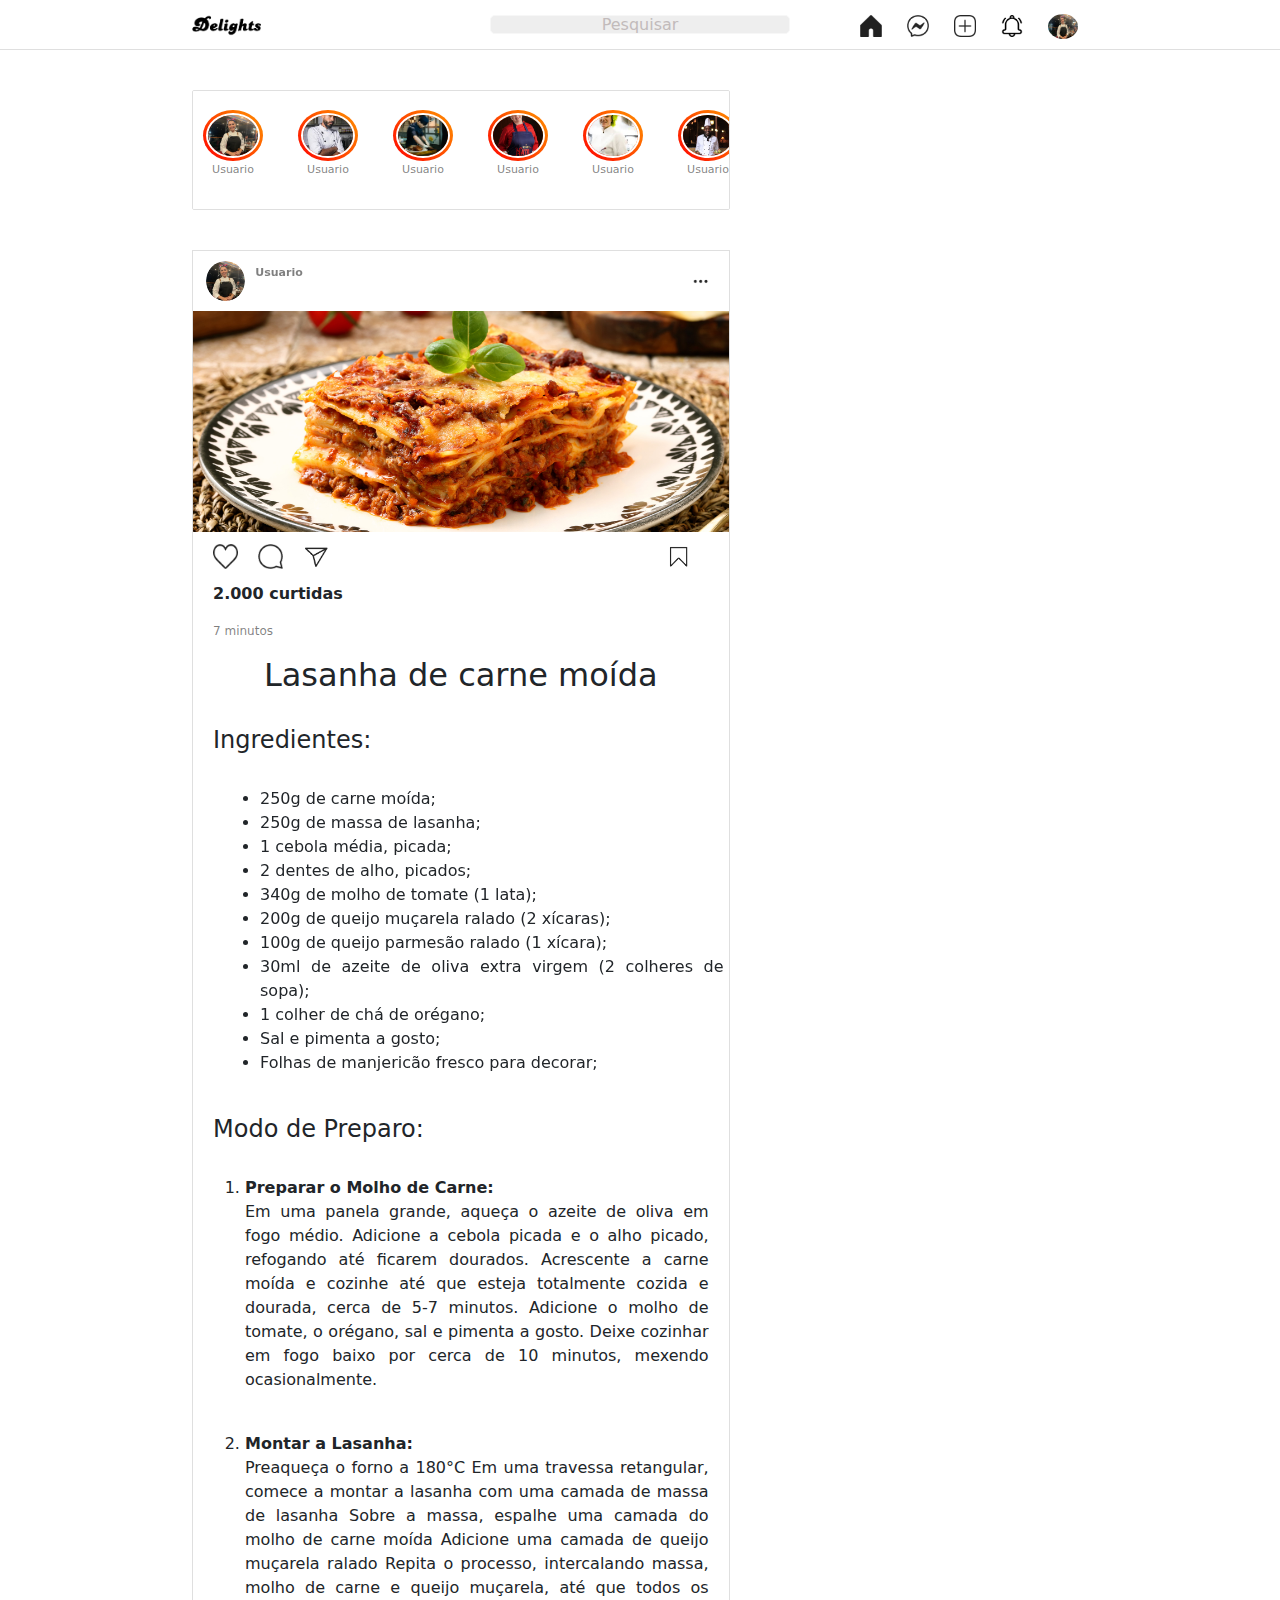
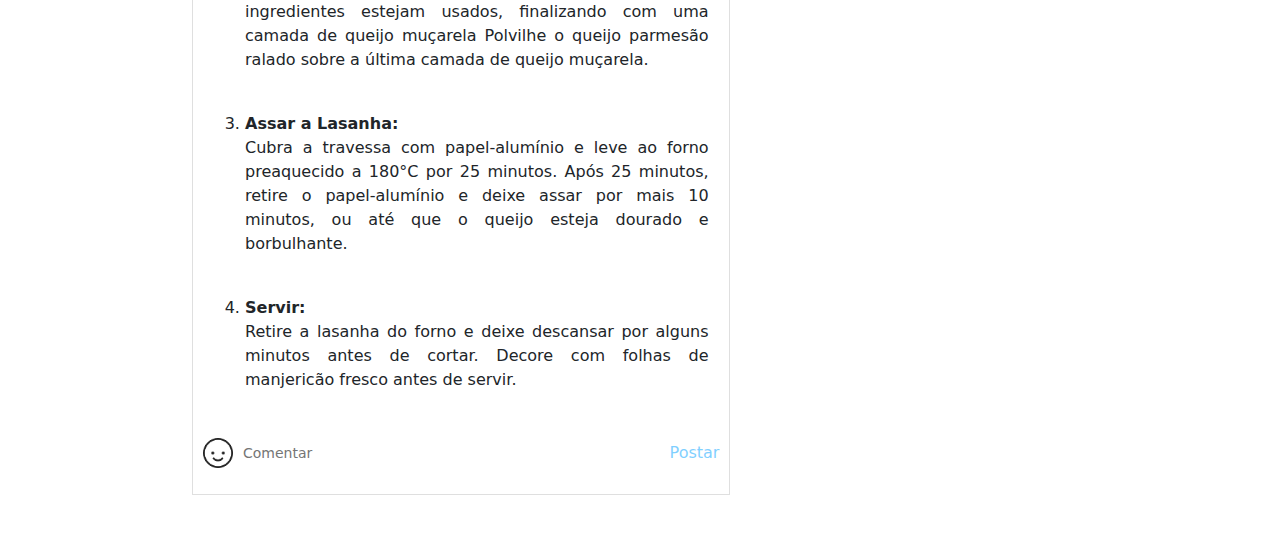
<file: index.html>
<!DOCTYPE html>
<html lang="pt-br">
<head>
    <meta charset="UTF-8">
    <meta name="viewport" content="width=device-width, initial-scale=1.0">
    <title>Deliths</title>
    <link rel="stylesheet" href="css/estilo.css">
    <link rel="shortcut icon" href="img/1-removebg-preview (2).png" type="image/x-icon">
    <link href="https://cdn.jsdelivr.net/npm/bootstrap@5.3.3/dist/css/bootstrap.min.css" rel="stylesheet" integrity="sha384-QWTKZyjpPEjISv5WaRU9OFeRpok6YctnYmDr5pNlyT2bRjXh0JMhjY6hW+ALEwIH" crossorigin="anonymous">
</head>
<body>
    <!--inicio menu-->
    <nav class="menu_1">
        <div class="menu_liks">
            <img src="img/Delights_logo.png" alt="" class="logo" >
            <input type="text" name="ms" class="busca" placeholder="Pesquisar">
            
            <!--inicio icones-->
            <div class="menu_icons">
                <a href="index.html"><img src="img/inicio.PNG" alt="" class="icones"></a>
                <img src="img/chat.png" alt="" class="icones">
                <img src="img/add.png" alt="" class="icones">
                <img src="img/notificacao.png" alt="" class="icones">
                <div class="btn-group">
                <img src="img/ussuario.jpg" alt="" class="icones perfil_usuario" data-bs-toggle="dropdown" aria-expanded="false">
                    <ul class="dropdown-menu">
                        <li><a class="dropdown-item" href="#">Perfil</a></li>
                        <li><a class="dropdown-item" href="#">Configurações</a></li>
                        <li><hr class="dropdown-divider"></li>
                        <li><a class="dropdown-item" href="tela_login.html">Sair</a></li>
                    </ul>
                </div>
            </div>
            <!--fim icones-->
        </div>
    </nav>
    <!--Fim menu-->

    <!--conteudo-->
    <section class="corpo_principal">
        <div class="conteudo">
            <!--inicio barra esquerda-->
            <div class="coluna_esquerda">
                <!--status inicio-->
                <div class="status">
                     <div class="item_destaque">
                        <divi class="mini_perfil">
                            <img src="img/ussuario.jpg" alt="">
                        </divi>
                        <p class="nome_usuario">
                            Usuario
                        </p>
                     </div>

                     <div class="item_destaque">
                        <divi class="mini_perfil">
                            <img src="img/foto-1.png" alt="">
                        </divi>
                        <p class="nome_usuario">
                            Usuario
                        </p>
                     </div>

                     <div class="item_destaque">
                        <divi class="mini_perfil">
                            <img src="img/foto-2.png" alt="">
                        </divi>
                        <p class="nome_usuario">
                            Usuario
                        </p>
                     </div>
                

                     <div class="item_destaque">
                        <divi class="mini_perfil">
                            <img src="img/foto-3.png" alt="">
                        </divi>
                        <p class="nome_usuario">
                            Usuario
                        </p>
                     </div>
                

                     <div class="item_destaque">
                        <divi class="mini_perfil">
                            <img src="img/foto-4.png" alt="">
                        </divi>
                        <p class="nome_usuario">
                            Usuario
                        </p>
                     </div>

                     <div class="item_destaque">
                        <divi class="mini_perfil">
                            <img src="img/foto-5.png" alt="">
                        </divi>
                        <p class="nome_usuario">
                            Usuario
                        </p>
                     </div>

                     <div class="item_destaque">
                        <divi class="mini_perfil">
                            <img src="img/foto-6.png" alt="">
                        </divi>
                        <p class="nome_usuario">
                            Usuario
                        </p>
                     </div>

                     <div class="item_destaque">
                        <divi class="mini_perfil">
                            <img src="img/foto-7.png" alt="">
                        </divi>
                        <p class="nome_usuario">
                            Usuario
                        </p>
                     </div>
                </div>
                <!--status fim-->
                <!--inicio postagem-->
                <div class="postagem">
                    <!--informaçoes de usuario-->
                    <div class="informacoes">
                    <!--usuario-->
                    <div class="usuario">
                        <div class="mini_perfil">
                            <img src="img/ussuario.jpg" alt="">
                        </div>
                        <p class="nome_usuario">
                            Usuario
                        </p>

                    </div>
                    <!--fim perfil usuario -->
                    <div class="btn-group"> 
                        <img src="img/op.png" alt="" class="opcoes" data-bs-toggle="dropdown" aria-expanded="false">
                        <ul class="dropdown-menu">
                            <li><a class="dropdown-item" href="#">Editar</a></li>
                            <li><a class="dropdown-item" href="#">Ocultar</a></li>
                            <li><hr class="dropdown-divider"></li>
                            <li><a class="dropdown-item" href="#">Excluir</a></li>
                        </ul>
                    </div>    
                    </div>
                    <!--fim informacoes usuario-->
                    <!--inicio postagem user-->
                    <img src="img/postagem-1.jpg" alt="" class="capa_post">
                    <div class="contedo_postage">
                        <!--inicio reaçoes-->
                        <div class="reacoes_icons">
                            <img src="img/curtir.png" alt="" class="icones">
                            <img src="img/comentario.png" alt="" class="icones">
                            <img src="img/enviar.png" alt="" class="icones">
                            <img src="img/salvar.png" alt="" class="icones salvar">
                        </div>
                        <!--fim reações-->
                        <p class="curtidas" >2.000 curtidas</p>
                        <p class="tempo_post">7 minutos</p>
                        <p class="descricao">
                            <h2 class="titutlo_post">Lasanha de carne moída</h2>
                            <br>
                            <div class="receita">
                            <h4>Ingredientes:</h4>
                            <br>
                            <ul>
                                <li>250g de carne moída;</li>
                                <li>250g de massa de lasanha;</li>
                                <li>1 cebola média, picada;</li>
                                <li>2 dentes de alho, picados;</li>
                                <li>340g de molho de tomate (1 lata);</li>
                                <li>200g de queijo muçarela ralado (2 xícaras);</li>
                                <li>100g de queijo parmesão ralado (1 xícara);</li>
                                <li>30ml de azeite de oliva extra virgem (2 colheres de sopa);</li>
                                <li>1 colher de chá de orégano;</li>
                                <li>Sal e pimenta a gosto;</li>
                                <li>Folhas de manjericão fresco para decorar;</li>
                            </ul>
                            <br>
                            <h4>Modo de Preparo:</h4>
                            <br>
                                <ol>
                                    <li><b> Preparar o Molho de Carne: </b></li>
                                    <p>Em uma panela grande, aqueça o azeite de oliva em fogo médio.
                                        Adicione a cebola picada e o alho picado, refogando até ficarem dourados.
                                        Acrescente a carne moída e cozinhe até que esteja totalmente cozida e dourada, cerca de 5-7 minutos.
                                        Adicione o molho de tomate, o orégano, sal e pimenta a gosto.
                                        Deixe cozinhar em fogo baixo por cerca de 10 minutos, mexendo ocasionalmente.
                                    </p>
                                    <br>
                                    <li><b>Montar a Lasanha:</b></li>
                                    <p>
                                        Preaqueça o forno a 180°C
                                        Em uma travessa retangular, comece a montar a lasanha com uma camada de massa de lasanha
                                        Sobre a massa, espalhe uma camada do molho de carne moída
                                        Adicione uma camada de queijo muçarela ralado
                                        Repita o processo, intercalando massa, molho de carne e queijo muçarela, até que todos os ingredientes estejam usados, finalizando com uma camada de queijo muçarela
                                        Polvilhe o queijo parmesão ralado sobre a última camada de queijo muçarela.
                                    </p>
                                    <br>
                                    <li><b>Assar a Lasanha:</b></li>
                                    <p>
                                        Cubra a travessa com papel-alumínio e leve ao forno preaquecido a 180°C por 25 minutos.
                                        Após 25 minutos, retire o papel-alumínio e deixe assar por mais 10 minutos, ou até que o queijo esteja dourado e borbulhante.
                                    </p>
                                    <br>
                                    <li><b>Servir:</b></li>
                                    <p>
                                        Retire a lasanha do forno e deixe descansar por alguns minutos antes de cortar.
                                        Decore com folhas de manjericão fresco antes de servir.
                                    </p>
                                    
                                </ol>
                            </div>
                            
                        </p>
                    </div>
                    <!--fim postagem user-->

                    <!--inicio comentario-->
                    <form action="" id="formPost" autocomplete="off">
                        <div class="comentario_post">
                            <img src="img/sorriso.png" alt="" class="icones">
                            <input type="text" class="comentario_msg" id="text" name="msg" placeholder="Comentar">
                            <button type="submit" class="comentari_btn">Postar</button>
                            <br>
                        </div>
                    </form>
                    <div class="comentario">
                        <p id="paragrafo"></p>
                    </div>
                    <!--fim comentatio-->
                </div>
                <!--fim postagem-->

            </div>
            <!--fim barra esquerda-->
            <!--inicio barra direita-->
            <div class="coluna_direita">
               
            </div>
        </div>

    </section>

    <script type="module" src="js/script.js"></script>

    <script src="https://cdn.jsdelivr.net/npm/bootstrap@5.3.3/dist/js/bootstrap.bundle.min.js" integrity="sha384-YvpcrYf0tY3lHB60NNkmXc5s9fDVZLESaAA55NDzOxhy9GkcIdslK1eN7N6jIeHz" crossorigin="anonymous"></script>
</body>
</html>
</file>
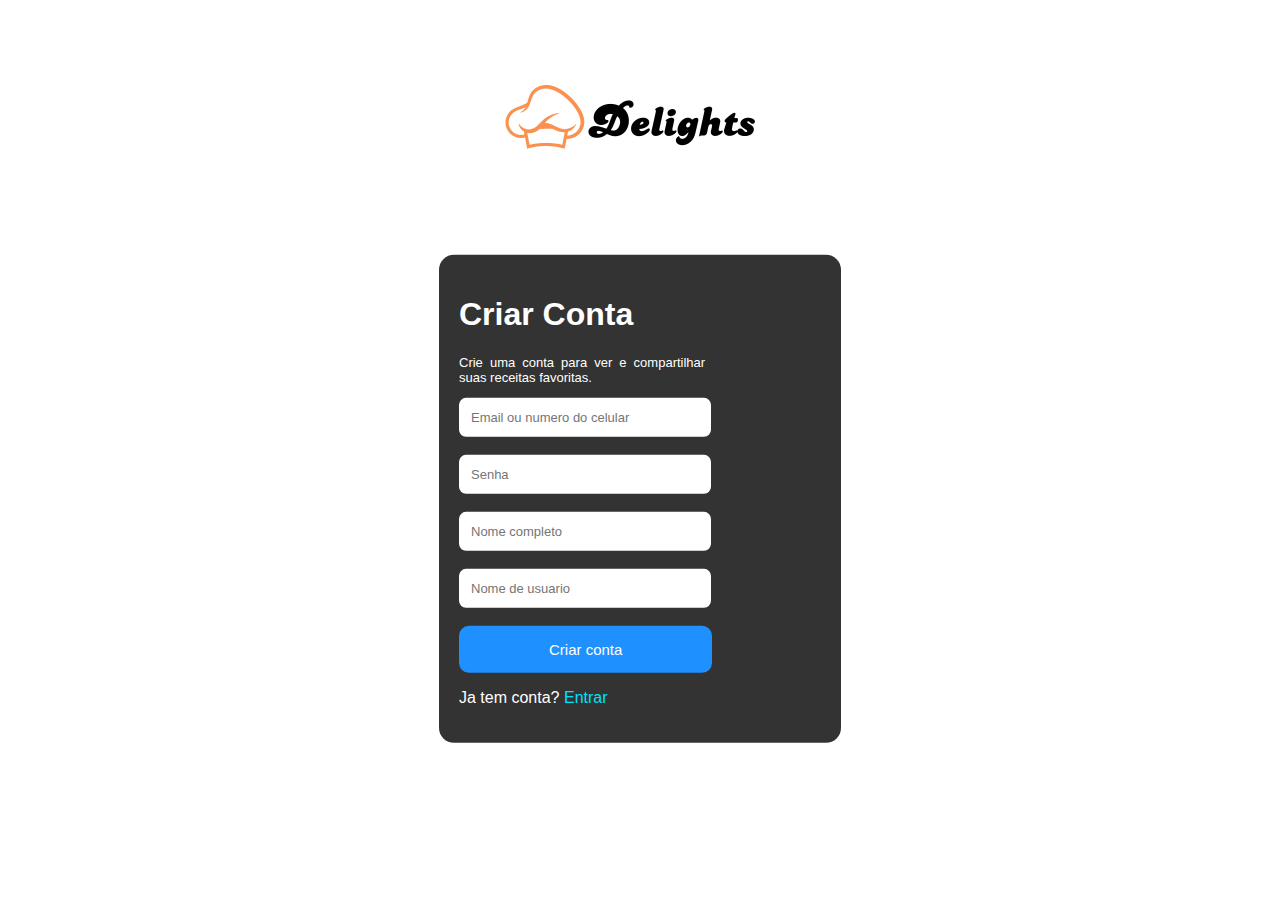
<file: criar_conta.html>
<!DOCTYPE html>
<html lang="pt-br">
<head>
    <meta charset="UTF-8">
    <meta name="viewport" content="width=device-width, initial-scale=1.0">
    <title>Tela de Login</title>
    <link rel="shortcut icon" href="img/1-removebg-preview (2).png" type="image/x-icon">
    <style>
        body{
            font-family: Arial, Helvetica, sans-serif;
        }
        a {
            text-decoration: none;
            color: white;
        }
        .criar_conta1 {
            background-color: rgba(0, 0, 0, 0.8);
            position: absolute;
            top: 50%;
            left: 50%;
            transform: translate(-50%, -40%);
            padding: 20px;
            border-radius: 15px;
            color: white;
        }
        input {
            width: 63%;
            padding: 12px;
            border: none;
            outline: none;
            font-size: 13px;
            border-radius: 7px;
        }
        button {
            background-color: dodgerblue;
            border: none;
            padding: 15px;
            width: 70%;
            border-radius: 10px;
            color: white;
            font-size: 15px;
            
        }
        button:hover {
            background-color: deepskyblue;
            cursor: pointer;
        }
        .logo_login {
            position: absolute;
            left: 50%;
            transform: translate(-27%);
        }
        .logo_login img{
            width: 50%;
        }
        .alterar_senha a {
            color: white;
            font-size: 12px;
        }
        .criar_conta a{
            color: white;
            font-size: 12px;
        }
        .mini_texto {
            width: 68%;
            font-size: 13px;
            text-align: justify;
        }
        .entra a{
            color: rgb(0, 225, 255);
        }

    </style>
</head>
<body>
    <div class="logo_login">
        <img src="img/Delights-Logo.png" alt="">
    </div>
    <div class="criar_conta1">
        <h1>Criar Conta</h1>
        <p class="mini_texto">
            Crie uma conta para ver e compartilhar suas receitas favoritas.
        </p>
        <input type="text" placeholder="Email ou numero do celular">
        <br>
        <br>
        <input type="password" placeholder="Senha">
        <br>    
        <br>
        <input type="text" placeholder="Nome completo">
        <br>
        <br>
        <input type="text" placeholder="Nome de usuario">
        <br>
        <br>
        <button><a href="index.html">Criar conta</a></button>
        <div class="entra">
            <p>Ja tem conta? <a href="tela_login.html">Entrar</a></p>
        </div>
    </div>
    
</body>
</html>
</file>
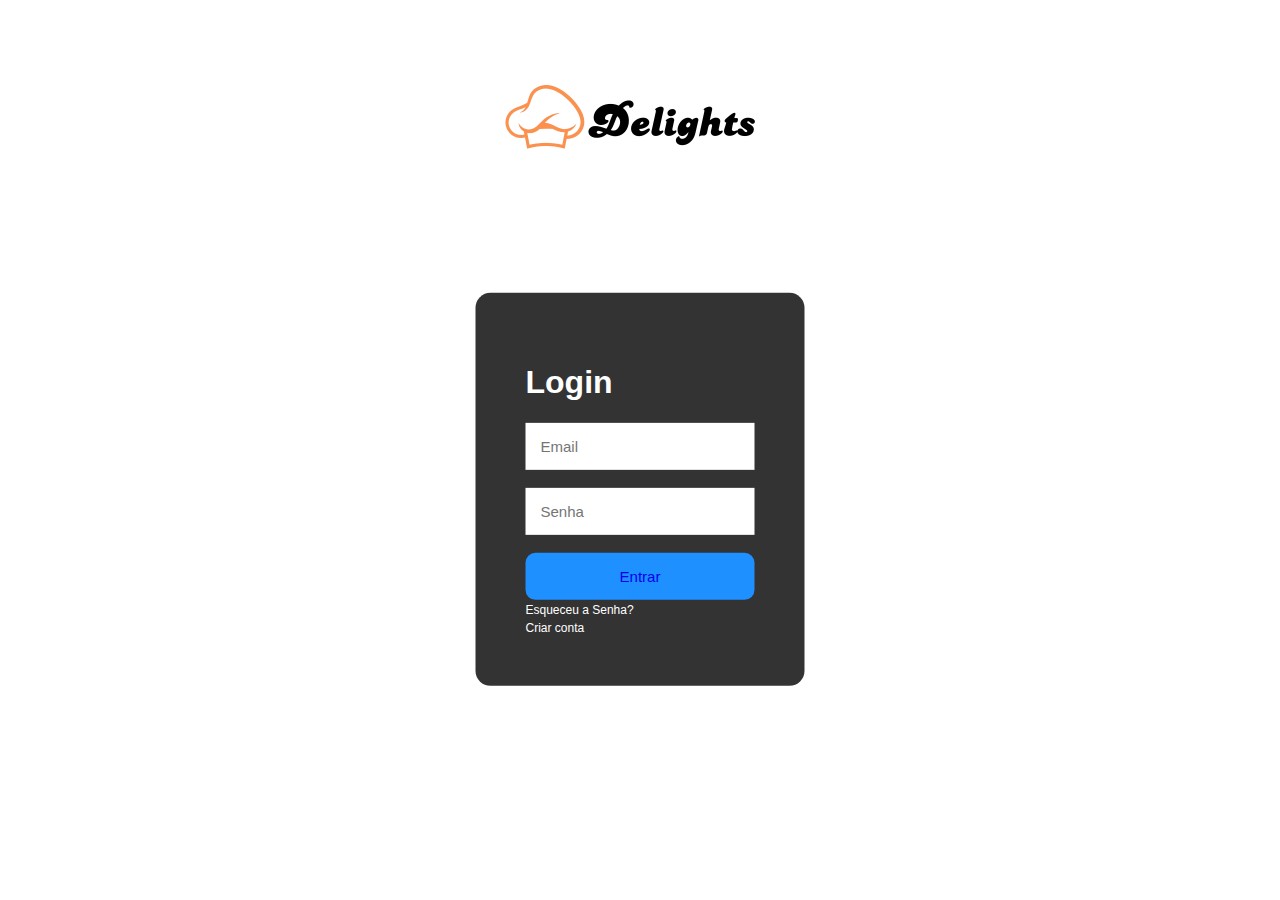
<file: tela_login.html>
<!DOCTYPE html>
<html lang="pt-br">
<head>
    <meta charset="UTF-8">
    <meta name="viewport" content="width=device-width, initial-scale=1.0">
    <title>Tela de Login</title>
    <link rel="shortcut icon" href="img/img/1-removebg-preview (2).png" type="image/x-icon">
    <style>
        body{
            font-family: Arial, Helvetica, sans-serif;
        }
        a {
            text-decoration: none;
        }
        .login {
            background-color: rgba(0, 0, 0, 0.8);
            position: absolute;
            top: 50%;
            left: 50%;
            transform: translate(-50%, -40%);
            padding: 50px;
            border-radius: 15px;
            color: white;
        }
        input {
            padding: 15px;
            border: none;
            outline: none;
            font-size: 15px;
        }
        button {
            background-color: dodgerblue;
            border: none;
            padding: 15px;
            width: 100%;
            border-radius: 10px;
            color: white;
            font-size: 15px;
        }
        button:hover {
            background-color: deepskyblue;
            cursor: pointer;
        }
        .logo_login {
            position: absolute;
            left: 50%;
            transform: translate(-27%);
        }
        .logo_login img{
            width: 50%;
        }
        .alterar_senha a {
            color: white;
            font-size: 12px;
        }
        .criar_conta a{
            color: white;
            font-size: 12px;
        }

    </style>
</head>
<body>
    <div class="logo_login">
        <img src="img/Delights-Logo.png" alt="">
    </div>
    <div class="login">
        <h1>Login</h1>
        <input type="text" placeholder="Email">
        <br>
        <br>
        <input type="password" placeholder="Senha">
        <br>    
        <br>
        <button><a href="index.html">Entrar</a></button>
        <div class="alterar_senha">
            <a href="">Esqueceu a Senha?</a>
        </div>
        <div class="criar_conta">
            <a href="criar_conta.html">Criar conta</a>
        </div>
    </div>
    
</body>
</html>
</file>
<file: css/estilo.css>
@import url(https://fonts.googleapis.com/css2?family=Roboto%3Awght%40300%3B400%3B500%3B700%3B900&display=swap);
*{
    margin: 0;
    padding: 0;
    box-sizing: border-box;
}
*:focus {
    outline: none;
}
body {
    width: 100%;
    background-color: #fafafa;
    position: relative;
    font-family: 'Roboto', sans-serif;
}
.menu_1 {
    position: fixed;
    top: 0;
    left: 0;
    width: 100%;
    height: 50px;
    background: #fff;
    border-bottom: 1px solid #dfdfdf;
    display: flex;
    justify-content: center;
    padding: 5px 0;
}
.menu_liks {
    width: 70%;
    max-width: 1000px;
    height: 100%;
    display: flex;
    justify-content: space-between;
    align-items: center;
}
.logo {
    height: 100%;
    margin-top: 5px;
}
.busca {
    position: absolute;
    left: 50%;
    transform: translateX(-50%);
    width: 300px;
    height: 38%;
    background: #eee;
    border: 1px solid #f7f7f7;
    border-radius: 5px;
    color: rgba(0, 0, 0, 0.5);
    text-align: center;
    text-transform: capitalize;
}
.busca::placeholder {
    color: rgba(194, 187, 187);
}
.menu_icons {
    height: 22px;
    position: relative;

}
.icones {
    height: 100%;
    cursor: pointer;
    margin: 0 10px;
    display: inline-block;
}
.perfil_usuario {
    width: 30px;
    height: 25px;
    border-radius: 50%;
    background-size: cover;
}
.corpo_principal{
    width: 100%;
    padding: 40px 0;
    display: flex;
    justify-content: center;
    margin-top: 50px;
}
.conteudo {
    width: 70%;
    max-width: 1000px;
    display: grid;
    grid-template-columns: 60% 40%;
    grid-gap: 30px;
}
.coluna_esquerda {
    display: flex;
    flex-direction: column;

}
.status {
    width: 100%;
    height: 120px;
    background: #fff;
    border: 1px solid #dfdfdf;
    border-radius: 2px;
    padding-right: 0;
    display: flex;
    align-items: center;
    overflow: hidden;
    overflow-x: auto;
}
.status::-webkit-scrollbar {
    display: none;
}
.item_destaque {
    flex: 0 0 auto;
    width: 80px;
    height: 80px;
    display: flex;
    flex-direction: column;
    align-items: center;
    margin-right: 15px;

}
.mini_perfil{
    width: 60px;
    height: 70px;
    border-radius: 50%;
    overflow: hidden;
    padding: 3px;
    background: linear-gradient(45deg, rgb(255, 0, 0), rgb(255, 123, 0) 80%);

}
.mini_perfil img{
    width: 100%;
    height: 100%;
    object-fit: cover;
    border-radius: 50%;
    border: 2px solid #fff;

}
.nome_usuario {
    width: 100%;
    overflow: hidden;
    text-align: center;
    font-size: 11px;
    margin-top: 1px;
    color: rgba(0, 0, 0, 0.5);
}

.postagem {
    width: 100%;
    height: auto;
    background: #fff;
    border: 1px solid #dfdfdf;
    margin-top: 40px;
}
.informacoes{
    width: 100%;
    height: 60px;
    display: flex;
    justify-content: space-between;
    align-items: center;
    padding: 0 20px;
}
.informacoes .usuario {
    width: auto;
    font-weight: bold;
    color: black;
    font-size: 14px;
    margin-left: 10px;
}
.informacoes .opcoes {
    height: 10px;
    cursor: pointer;
}

.informacoes .usuario {
    display: flex;
    align-items: center;
    position: relative;
    right: 17px;
}
.informacoes .mini_perfil {
    height: 40px;
    width: 60px;
    padding: 0;
    background: none;
}
.informacoes .mini_perfil img{
    border: none;
}
.capa_post {
    width: 100%;
    height: auto;
    object-fit: cover;
}
.contedo_postage{
    width: 100%;
    padding: 20px;
}
.curtidas{
    font-weight: bold;
}
.descricao {
    margin: 10px 0;
    font-size: 14px;
    line-height: 20px;
}
.descricao span{
    font-weight: bold;
    margin-right: 10px;
}
.tempo_post {
    color: rgba(0, 0, 0, 0.5);
    font-size: 12px;
}
.comentario_post{
    width: 100%;
    height: 50px;
    border-radius: 1px solid #dfdfdf;
    display: flex;
    justify-content: space-between;
    align-items: center;
}
.comentario_post .icones{
    height: 30px;
}
.comentario_msg {
    width: 80%;
    height: 100%;
    border: none;
    outline: none;
    font-size: 14px;
}
.comentari_btn {
    width: 70px;
    height: 100%;
    background: none;
    border: none;
    outline: none;
    text-transform: capitalize;
    font-size: 16px;
    color: rgb(0, 162, 255);
    opacity: 0.5;
}
.reacoes_icons {
    width: 100%;
    height: 50px;
    display: flex;
    margin-top: -20px;
    align-items: center;
}
.reacoes_icons .icones{
    height: 25px;
    margin: 0;
    margin-right: 20px;
}
.reacoes_icons .icones.salvar{
    margin-left: auto;
}
.titutlo_post {
    text-align: center;
    size: 20px;
}
.receita {
    text-align: justify;
}
.receita ul {
    position: relative;
    left: 15px;
}
.comentario {
    display: flex;
    text-align: justify;
    position: relative;
    left: 20px;
}
.tempo_post2 {
    width: 100%;
    color: rgba(0, 0, 0, 0.5);
    font-size: 10px;
    position: absolute;
    top: 45%;
    left: 48%;

}


/*Parte responsiva */
@media (max-width: 1100px){
    .coluna_direita,.busca {
        display: none;
    }
    .menu_liks,
    .conteudo {
        width: 90%;
    }
    .conteudo{
        display: block;
    }
}
@media (max-width: 500px){
    .menu_icons .icones {
        margin: 0 5px;
    }
    .capa_post{
        width: 100%;
        height: auto;
    }
}
</file>
